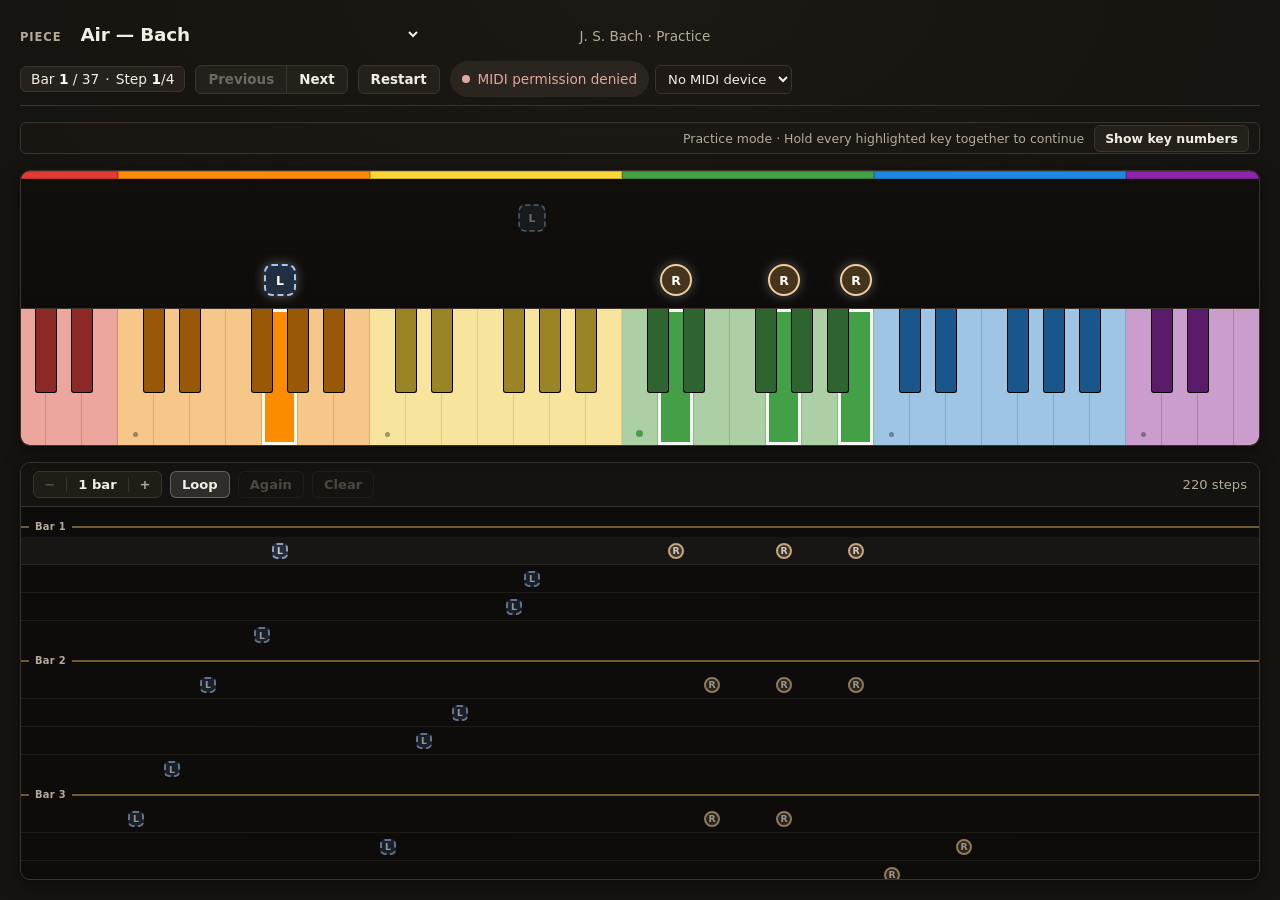
<file: index.html>
<!DOCTYPE html>
<html lang="en">
<head>
  <meta charset="utf-8">
  <meta name="viewport" content="width=device-width, initial-scale=1, viewport-fit=cover">
  <title>Practice</title>
  <link rel="stylesheet" href="styles.css">
</head>
<body class="visual-page">
  <div class="visual-wrap">
    <header class="visual-header">
      <div class="header-left">
        <h1 class="sr-only" id="page-title">Practice</h1>
        <div class="piece-picker">
          <label for="piece-select" class="piece-picker-label">Piece</label>
          <select id="piece-select" class="piece-select" aria-label="Choose a piece to practice"></select>
        </div>
        <span class="page-subtitle" id="page-subtitle"></span>
      </div>

      <div class="header-controls">
        <div class="bar-step-badge" aria-live="polite">
          <span>Bar <strong id="bar-num">1</strong> / <span id="bar-total">–</span></span>
          <span>·</span>
          <span>Step <strong id="step-num">1</strong>/<span id="step-total">4</span></span>
        </div>

        <div class="step-btn-group" role="group" aria-label="Step navigation">
          <button type="button" class="step-btn" id="btn-prev" title="Previous event (Left Arrow or P)">Previous</button>
          <button type="button" class="step-btn" id="btn-next" title="Next event (Space, Right Arrow, or N)">Next</button>
        </div>

        <button type="button" class="step-btn" id="btn-reset" title="Start over at Bar 1">Restart</button>

        <div class="midi-select-wrap">
          <span class="midi-chip" id="midi-chip">MIDI…</span>
          <select id="midi-select" class="midi-select" aria-label="MIDI input device">
            <option value="">No MIDI device</option>
          </select>
        </div>
      </div>
    </header>

    <div class="movement-row" id="movement-row" aria-live="polite">
      <div class="movement-cues" id="movement-cues">
        <!-- Visual indicators per hand injected dynamically -->
      </div>
      <div class="mode-indicator">
        <span id="mode-copy">Practice mode · Hold every highlighted key together to continue</span>
        <button type="button" class="key-num-toggle" id="btn-key-numbers" aria-pressed="false" title="Show piano key numbers 1–88">
          Show key numbers
        </button>
      </div>
    </div>

    <main class="local-stage" aria-label="Local keyboard playing area">
      <div class="local-piano-scroll" id="piano-scroll">
        <div class="local-stage-inner" id="local-stage-inner">
          <div class="local-landmark-strip" id="landmark-strip">
            <!-- Color segments matching displayed regions -->
          </div>

          <div class="note-lane" id="note-lane">
            <!-- Current and upcoming note targets generated dynamically -->
          </div>

          <div class="local-piano" id="local-piano" role="img" aria-label="Interactive piano keyboard">
            <!-- White and black keys generated dynamically -->
          </div>
        </div>
      </div>
    </main>

    <section class="phrase-panel" id="phrase-panel" aria-label="Upcoming phrase">
      <div class="phrase-toolbar">
        <div class="phrase-bar-stepper" role="group" aria-label="Bars to loop">
          <button type="button" class="phrase-btn" id="btn-loop-minus" aria-label="Fewer bars">−</button>
          <span class="phrase-bar-count" id="loop-bar-count">1 bar</span>
          <button type="button" class="phrase-btn" id="btn-loop-plus" aria-label="More bars">+</button>
        </div>
        <button type="button" class="phrase-btn phrase-btn-primary" id="btn-loop-these">Loop</button>
        <button type="button" class="phrase-btn" id="btn-loop-again" disabled>Again</button>
        <button type="button" class="phrase-btn" id="btn-loop-clear" disabled>Clear</button>
        <span class="phrase-status" id="phrase-status" aria-live="polite">Upcoming</span>
      </div>
      <div class="phrase-scroll" id="phrase-scroll">
        <div class="phrase-inner" id="phrase-inner" role="listbox" aria-label="Bars and steps" aria-multiselectable="false"></div>
      </div>
    </section>
  </div>

  <script src="region-helpers.js"></script>
  <script src="app.js"></script>
</body>
</html>
</file>
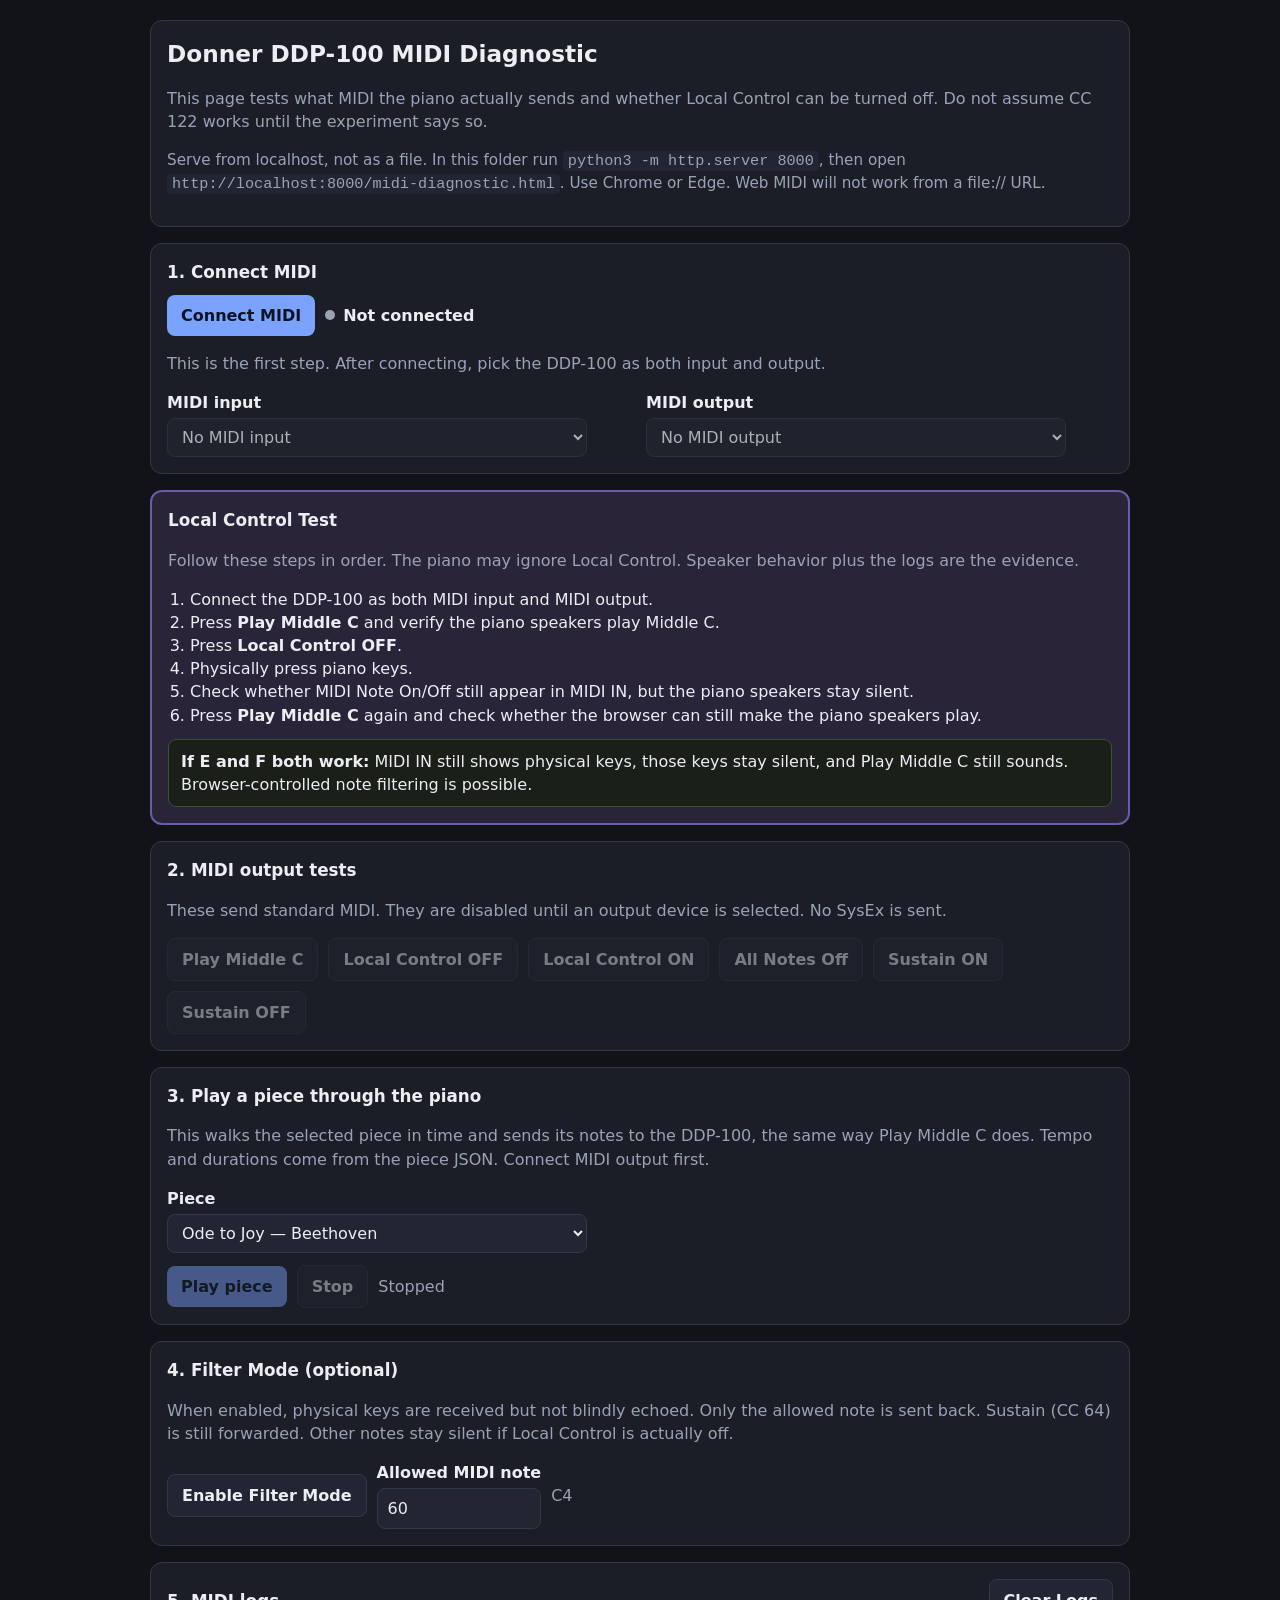
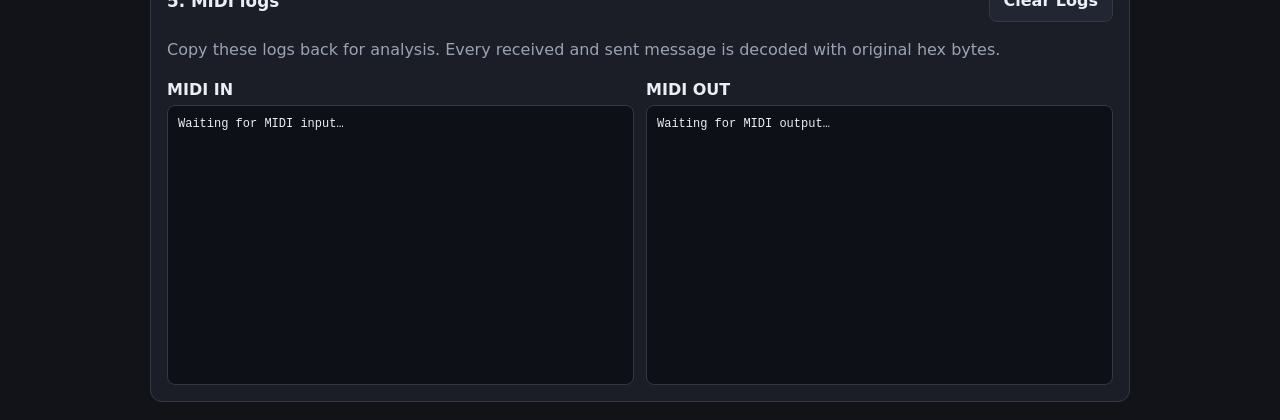
<file: midi-diagnostic.html>
<!DOCTYPE html>
<html lang="en">
<head>
  <meta charset="utf-8">
  <meta name="viewport" content="width=device-width, initial-scale=1">
  <title>DDP-100 MIDI Diagnostic</title>
  <style>
    :root {
      --bg: #111318;
      --panel: #1b1e27;
      --panel-2: #222632;
      --border: #333847;
      --text: #eceef4;
      --muted: #9aa3b5;
      --accent: #7aa2ff;
      --ok: #5bd38a;
      --warn: #e6c15a;
      --err: #f07178;
      --focus: #9ec1ff;
      --local: #2a2438;
      --local-border: #6b5ca5;
    }

    * { box-sizing: border-box; }

    html, body {
      margin: 0;
      padding: 0;
      background: var(--bg);
      color: var(--text);
      font: 16px/1.45 system-ui, -apple-system, Segoe UI, sans-serif;
    }

    body { padding: 20px; }

    .wrap {
      max-width: 980px;
      margin: 0 auto;
      display: grid;
      gap: 16px;
    }

    h1 {
      margin: 0 0 6px;
      font-size: 1.45rem;
    }

    h2 {
      margin: 0 0 10px;
      font-size: 1.05rem;
    }

    p, li { color: var(--text); }
    .muted { color: var(--muted); }

    .panel {
      background: var(--panel);
      border: 1px solid var(--border);
      border-radius: 12px;
      padding: 16px;
    }

    .row {
      display: flex;
      flex-wrap: wrap;
      gap: 10px;
      align-items: center;
    }

    .status {
      display: inline-flex;
      align-items: center;
      gap: 8px;
      font-weight: 600;
    }

    .dot {
      width: 10px;
      height: 10px;
      border-radius: 50%;
      background: var(--muted);
    }

    .status.idle .dot { background: var(--muted); }
    .status.pending .dot { background: var(--warn); }
    .status.ok .dot { background: var(--ok); }
    .status.warn .dot { background: var(--warn); }
    .status.err .dot { background: var(--err); }

    label { display: block; font-weight: 600; margin-bottom: 4px; }

    select, input[type="number"] {
      width: 100%;
      max-width: 420px;
      background: var(--panel-2);
      color: var(--text);
      border: 1px solid var(--border);
      border-radius: 8px;
      padding: 8px 10px;
      font: inherit;
    }

    button {
      background: var(--accent);
      color: #0b1220;
      border: 0;
      border-radius: 8px;
      padding: 9px 14px;
      font: inherit;
      font-weight: 700;
      cursor: pointer;
    }

    button.secondary {
      background: var(--panel-2);
      color: var(--text);
      border: 1px solid var(--border);
    }

    button:disabled {
      opacity: 0.45;
      cursor: not-allowed;
    }

    button:focus-visible,
    select:focus-visible,
    input:focus-visible {
      outline: 3px solid var(--focus);
      outline-offset: 2px;
    }

    .grid-2 {
      display: grid;
      grid-template-columns: 1fr 1fr;
      gap: 12px;
    }

    .local-card {
      background: var(--local);
      border: 2px solid var(--local-border);
    }

    .local-card ol {
      margin: 8px 0 0;
      padding-left: 22px;
    }

    .result {
      margin-top: 12px;
      padding: 10px 12px;
      border-radius: 8px;
      background: #1a1f18;
      border: 1px solid #35543c;
    }

    .logs {
      display: grid;
      grid-template-columns: 1fr 1fr;
      gap: 12px;
    }

    pre {
      margin: 0;
      min-height: 280px;
      max-height: 420px;
      overflow: auto;
      background: #0d1016;
      border: 1px solid var(--border);
      border-radius: 8px;
      padding: 10px;
      font: 12px/1.4 ui-monospace, SFMono-Regular, Menlo, monospace;
      white-space: pre-wrap;
      word-break: break-word;
    }

    .howto {
      font-size: 0.95rem;
    }

    .howto code {
      background: var(--panel-2);
      padding: 1px 5px;
      border-radius: 4px;
    }

    @media (max-width: 760px) {
      .grid-2, .logs { grid-template-columns: 1fr; }
    }

    @media (prefers-reduced-motion: reduce) {
      * { transition: none !important; }
    }
  </style>
</head>
<body>
  <main class="wrap">
    <header class="panel">
      <h1>Donner DDP-100 MIDI Diagnostic</h1>
      <p class="muted">This page tests what MIDI the piano actually sends and whether Local Control can be turned off. Do not assume CC 122 works until the experiment says so.</p>
      <p class="howto muted">Serve from localhost, not as a file. In this folder run <code>python3 -m http.server 8000</code>, then open <code>http://localhost:8000/midi-diagnostic.html</code>. Use Chrome or Edge. Web MIDI will not work from a file:// URL.</p>
    </header>

    <section class="panel" aria-labelledby="connect-heading">
      <h2 id="connect-heading">1. Connect MIDI</h2>
      <div class="row">
        <button type="button" id="btn-connect">Connect MIDI</button>
        <div class="status idle" id="status"><span class="dot"></span><span id="status-text">Not connected</span></div>
      </div>
      <p class="muted" id="connect-hint">This is the first step. After connecting, pick the DDP-100 as both input and output.</p>
      <div class="grid-2" style="margin-top:12px">
        <div>
          <label for="midi-in">MIDI input</label>
          <select id="midi-in" disabled>
            <option value="">No MIDI input</option>
          </select>
        </div>
        <div>
          <label for="midi-out">MIDI output</label>
          <select id="midi-out" disabled>
            <option value="">No MIDI output</option>
          </select>
        </div>
      </div>
    </section>

    <section class="panel local-card" aria-labelledby="local-heading">
      <h2 id="local-heading">Local Control Test</h2>
      <p class="muted">Follow these steps in order. The piano may ignore Local Control. Speaker behavior plus the logs are the evidence.</p>
      <ol>
        <li>Connect the DDP-100 as both MIDI input and MIDI output.</li>
        <li>Press <strong>Play Middle C</strong> and verify the piano speakers play Middle C.</li>
        <li>Press <strong>Local Control OFF</strong>.</li>
        <li>Physically press piano keys.</li>
        <li>Check whether MIDI Note On/Off still appear in MIDI IN, but the piano speakers stay silent.</li>
        <li>Press <strong>Play Middle C</strong> again and check whether the browser can still make the piano speakers play.</li>
      </ol>
      <div class="result" id="filter-possible">
        <strong>If E and F both work:</strong> MIDI IN still shows physical keys, those keys stay silent, and Play Middle C still sounds. Browser-controlled note filtering is possible.
      </div>
    </section>

    <section class="panel" aria-labelledby="out-heading">
      <h2 id="out-heading">2. MIDI output tests</h2>
      <p class="muted">These send standard MIDI. They are disabled until an output device is selected. No SysEx is sent.</p>
      <div class="row">
        <button type="button" class="secondary" id="btn-middle-c" disabled>Play Middle C</button>
        <button type="button" class="secondary" id="btn-local-off" disabled>Local Control OFF</button>
        <button type="button" class="secondary" id="btn-local-on" disabled>Local Control ON</button>
        <button type="button" class="secondary" id="btn-all-off" disabled>All Notes Off</button>
        <button type="button" class="secondary" id="btn-sustain-on" disabled>Sustain ON</button>
        <button type="button" class="secondary" id="btn-sustain-off" disabled>Sustain OFF</button>
      </div>
    </section>

    <section class="panel" aria-labelledby="play-heading">
      <h2 id="play-heading">3. Play a piece through the piano</h2>
      <p class="muted">This walks the selected piece in time and sends its notes to the DDP-100, the same way Play Middle C does. Tempo and durations come from the piece JSON. Connect MIDI output first.</p>
      <div>
        <label for="piece-select">Piece</label>
        <select id="piece-select"></select>
      </div>
      <div class="row" style="margin-top:12px">
        <button type="button" id="btn-play-piece" disabled>Play piece</button>
        <button type="button" class="secondary" id="btn-stop-piece" disabled>Stop</button>
        <span class="muted" id="play-status" aria-live="polite">Stopped</span>
      </div>
    </section>

    <section class="panel" aria-labelledby="filter-heading">
      <h2 id="filter-heading">4. Filter Mode (optional)</h2>
      <p class="muted">When enabled, physical keys are received but not blindly echoed. Only the allowed note is sent back. Sustain (CC 64) is still forwarded. Other notes stay silent if Local Control is actually off.</p>
      <div class="row">
        <button type="button" class="secondary" id="btn-filter" aria-pressed="false">Enable Filter Mode</button>
        <div>
          <label for="allowed-note">Allowed MIDI note</label>
          <input id="allowed-note" type="number" min="0" max="127" value="60">
        </div>
        <span class="muted" id="allowed-note-name">C4</span>
      </div>
    </section>

    <section class="panel" aria-labelledby="logs-heading">
      <div class="row" style="justify-content:space-between">
        <h2 id="logs-heading" style="margin:0">5. MIDI logs</h2>
        <button type="button" class="secondary" id="btn-clear">Clear Logs</button>
      </div>
      <p class="muted">Copy these logs back for analysis. Every received and sent message is decoded with original hex bytes.</p>
      <div class="logs">
        <div>
          <label>MIDI IN</label>
          <pre id="log-in">Waiting for MIDI input…</pre>
        </div>
        <div>
          <label>MIDI OUT</label>
          <pre id="log-out">Waiting for MIDI output…</pre>
        </div>
      </div>
    </section>
  </main>

  <script>
    (function () {
      "use strict";

      const NOTE_NAMES = ["C", "C#", "D", "D#", "E", "F", "F#", "G", "G#", "A", "A#", "B"];
      const CC_NAMES = {
        64: "Sustain",
        66: "Sostenuto",
        67: "Soft",
        122: "Local Control",
        123: "All Notes Off"
      };
      const PIECES = [
        { id: "air_bach", src: "pieces/Air — Bach.json", label: "Air — Bach" },
        { id: "arabesque_debussy", src: "pieces/Arabesque — Debussy.json", label: "Arabesque — Debussy" },
        { id: "ave_maria_schubert", src: "pieces/Ave Maria — Schubert.json", label: "Ave Maria — Schubert" },
        { id: "canon_in_d_pachelbel", src: "pieces/Canon in D — Pachelbel.json", label: "Canon in D — Pachelbel" },
        { id: "clair_de_lune", src: "pieces/Clair de Lune — Debussy.json", label: "Clair de Lune — Debussy" },
        { id: "dance_of_the_sugar_plum_fairy_tchaikovsky", src: "pieces/Dance of the Sugar Plum Fairy — Tchaikovsky.json", label: "Dance of the Sugar Plum Fairy — Tchaikovsky" },
        { id: "flight_of_the_bumblebee_rimsky_korsakov", src: "pieces/Flight of the Bumblebee — Rimsky-Korsakov.json", label: "Flight of the Bumblebee — Rimsky-Korsakov" },
        { id: "fur_elise_beethoven", src: "pieces/Für Elise — Beethoven.json", label: "Für Elise — Beethoven" },
        { id: "gymnopedie_satie", src: "pieces/Gymnopédie — Satie.json", label: "Gymnopédie — Satie" },
        { id: "maple_leaf_rag_scott_joplin", src: "pieces/Maple Leaf Rag — Scott Joplin.json", label: "Maple Leaf Rag — Scott Joplin" },
        { id: "moonlight", src: "pieces/Moonlight Sonata — Beethoven.json", label: "Moonlight Sonata — Beethoven" },
        { id: "nocturne_no_20_chopin", src: "pieces/Nocturne No. 20 — Chopin.json", label: "Nocturne No. 20 — Chopin" },
        { id: "nocturne_op_9_chopin", src: "pieces/Nocturne Op. 9 — Chopin.json", label: "Nocturne Op. 9 — Chopin" },
        { id: "ode_to_joy_beethoven", src: "pieces/Ode to Joy — Beethoven.json", label: "Ode to Joy — Beethoven" },
        { id: "prelude_bach", src: "pieces/Prelude — Bach.json", label: "Prelude — Bach" },
        { id: "the_entertainer_scott_joplin", src: "pieces/The Entertainer — Scott Joplin.json", label: "The Entertainer — Scott Joplin" },
        { id: "toccata_and_fugue_bach", src: "pieces/Toccata and Fugue — Bach.json", label: "Toccata and Fugue — Bach" },
        { id: "turkish_march_mozart", src: "pieces/Turkish March — Mozart.json", label: "Turkish March — Mozart" },
        { id: "waltz_chopin", src: "pieces/Waltz – Chopin.json", label: "Waltz – Chopin" }
      ];
      const pieceCache = Object.create(null);

      const state = {
        access: null,
        input: null,
        output: null,
        filterMode: false,
        forwardedNotes: new Set(),
        inLines: [],
        outLines: [],
        playback: {
          playing: false,
          events: [],
          index: 0,
          startAt: 0,
          raf: 0,
          label: "",
          sounding: new Map(),
          lastBar: 0,
          loading: false
        }
      };

      const els = {
        connect: document.getElementById("btn-connect"),
        status: document.getElementById("status"),
        statusText: document.getElementById("status-text"),
        midiIn: document.getElementById("midi-in"),
        midiOut: document.getElementById("midi-out"),
        middleC: document.getElementById("btn-middle-c"),
        localOff: document.getElementById("btn-local-off"),
        localOn: document.getElementById("btn-local-on"),
        allOff: document.getElementById("btn-all-off"),
        sustainOn: document.getElementById("btn-sustain-on"),
        sustainOff: document.getElementById("btn-sustain-off"),
        filter: document.getElementById("btn-filter"),
        allowedNote: document.getElementById("allowed-note"),
        allowedNoteName: document.getElementById("allowed-note-name"),
        pieceSelect: document.getElementById("piece-select"),
        playPiece: document.getElementById("btn-play-piece"),
        stopPiece: document.getElementById("btn-stop-piece"),
        playStatus: document.getElementById("play-status"),
        clear: document.getElementById("btn-clear"),
        logIn: document.getElementById("log-in"),
        logOut: document.getElementById("log-out")
      };

      function pad2(n) {
        return String(n).padStart(2, "0");
      }

      function timestamp() {
        const d = new Date();
        return pad2(d.getHours()) + ":" + pad2(d.getMinutes()) + ":" + pad2(d.getSeconds()) +
          "." + String(d.getMilliseconds()).padStart(3, "0");
      }

      function toHex(bytes) {
        return Array.from(bytes).map(function (b) {
          return b.toString(16).toUpperCase().padStart(2, "0");
        }).join(" ");
      }

      function noteName(note) {
        if (note < 0 || note > 127) return "?";
        const name = NOTE_NAMES[note % 12];
        const octave = Math.floor(note / 12) - 1;
        return name + octave;
      }

      function setStatus(kind, text) {
        els.status.className = "status " + kind;
        els.statusText.textContent = text;
      }

      function outputButtons() {
        return [els.middleC, els.localOff, els.localOn, els.allOff, els.sustainOn, els.sustainOff];
      }

      function setOutputEnabled(enabled) {
        outputButtons().forEach(function (btn) {
          btn.disabled = !enabled;
        });
        updatePlaybackButtons();
      }

      function updatePlaybackButtons() {
        const playing = state.playback.playing;
        els.playPiece.disabled = !state.output || playing;
        els.stopPiece.disabled = !playing;
      }

      function setPlayStatus(text) {
        els.playStatus.textContent = text;
      }

      function fillSelect(select, ports, emptyLabel) {
        const current = select.value;
        select.innerHTML = "";
        const list = Array.from(ports.values());
        if (!list.length) {
          const opt = document.createElement("option");
          opt.value = "";
          opt.textContent = emptyLabel;
          select.appendChild(opt);
          return;
        }
        list.forEach(function (port) {
          const opt = document.createElement("option");
          opt.value = port.id;
          opt.textContent = port.name || port.id;
          select.appendChild(opt);
        });
        if (current && ports.get(current)) select.value = current;
      }

      function preferPort(ports) {
        const list = Array.from(ports.values());
        if (!list.length) return null;
        const named = list.find(function (p) {
          return /donner|ddp|piano|keyboard|keys|digital/i.test(p.name || "");
        });
        return named || list[0];
      }

      function updateConnectionLabel() {
        const inName = state.input ? (state.input.name || state.input.id) : "none";
        const outName = state.output ? (state.output.name || state.output.id) : "none";
        if (!state.access) return;
        if (state.input && state.output) {
          setStatus("ok", "Connected · in: " + inName + " · out: " + outName);
        } else if (state.input || state.output) {
          setStatus("warn", "Partial · in: " + inName + " · out: " + outName);
        } else {
          setStatus("warn", "MIDI access granted, no devices selected");
        }
      }

      function bindInput(input) {
        if (state.input) state.input.onmidimessage = null;
        state.input = input || null;
        if (state.input) state.input.onmidimessage = onIncoming;
        updateConnectionLabel();
      }

      function bindOutput(output) {
        const next = output || null;
        if (state.playback.playing && (!next || (state.output && next.id !== state.output.id))) {
          stopPiecePlayback("stopped");
        }
        state.output = next;
        setOutputEnabled(!!state.output);
        updateConnectionLabel();
      }

      function refreshDevices() {
        if (!state.access) return;
        fillSelect(els.midiIn, state.access.inputs, "No MIDI input");
        fillSelect(els.midiOut, state.access.outputs, "No MIDI output");
        els.midiIn.disabled = false;
        els.midiOut.disabled = false;

        const inPref = (els.midiIn.value && state.access.inputs.get(els.midiIn.value))
          || preferPort(state.access.inputs);
        const outPref = (els.midiOut.value && state.access.outputs.get(els.midiOut.value))
          || preferPort(state.access.outputs);

        if (inPref) {
          els.midiIn.value = inPref.id;
          bindInput(inPref);
        } else {
          bindInput(null);
        }

        if (outPref) {
          els.midiOut.value = outPref.id;
          bindOutput(outPref);
        } else {
          bindOutput(null);
        }
      }

      function decode(bytes) {
        if (!bytes || !bytes.length) return "Empty MIDI message";
        const status = bytes[0];
        const type = status & 0xF0;
        const channel = (status & 0x0F) + 1;
        const d1 = bytes.length > 1 ? bytes[1] : 0;
        const d2 = bytes.length > 2 ? bytes[2] : 0;

        if (type === 0x80) {
          return "Note Off  note=" + d1 + " (" + noteName(d1) + ")  velocity=" + d2 + "  channel=" + channel;
        }
        if (type === 0x90) {
          if (d2 === 0) {
            return "Note Off  note=" + d1 + " (" + noteName(d1) + ")  velocity=0  channel=" + channel + "  [Note On with velocity 0]";
          }
          return "Note On  note=" + d1 + " (" + noteName(d1) + ")  velocity=" + d2 + "  channel=" + channel;
        }
        if (type === 0xB0) {
          const name = CC_NAMES[d1] ? " (" + CC_NAMES[d1] + ")" : "";
          return "Control Change  CC=" + d1 + name + "  value=" + d2 + "  channel=" + channel;
        }
        if (type === 0xC0) {
          return "Program Change  program=" + d1 + "  channel=" + channel;
        }
        if (type === 0xE0) {
          const bend = (d2 << 7) | d1;
          const signed = bend - 8192;
          return "Pitch Bend  value=" + bend + "  signed=" + signed + "  channel=" + channel;
        }
        return "Unrecognized status=" + status + "  channel=" + channel;
      }

      function logLine(target, bytes, extra) {
        const line = timestamp() + "  [" + toHex(bytes) + "]  " + decode(bytes) + (extra ? "  " + extra : "");
        const arr = target === "in" ? state.inLines : state.outLines;
        const pre = target === "in" ? els.logIn : els.logOut;
        arr.push(line);
        pre.textContent = arr.join("\n");
        pre.scrollTop = pre.scrollHeight;
      }

      function logText(target, text) {
        const line = timestamp() + "  " + text;
        const arr = target === "in" ? state.inLines : state.outLines;
        const pre = target === "in" ? els.logIn : els.logOut;
        arr.push(line);
        pre.textContent = arr.join("\n");
        pre.scrollTop = pre.scrollHeight;
      }

      function send(bytes, extra, quiet) {
        if (!state.output) {
          if (!quiet) {
            logLine("out", bytes, extra ? extra + "  [NOT SENT: no MIDI output selected]" : "[NOT SENT: no MIDI output selected]");
          }
          return false;
        }
        try {
          state.output.send(bytes);
          if (!quiet) logLine("out", bytes, extra || "");
          return true;
        } catch (err) {
          logLine("out", bytes, "[SEND FAILED: " + (err && err.message ? err.message : String(err)) + "]");
          return false;
        }
      }

      function isNoteOn(bytes) {
        return (bytes[0] & 0xF0) === 0x90 && bytes.length > 2 && bytes[2] > 0;
      }

      function isNoteOff(bytes) {
        const type = bytes[0] & 0xF0;
        return type === 0x80 || (type === 0x90 && bytes.length > 2 && bytes[2] === 0);
      }

      function isSustain(bytes) {
        return (bytes[0] & 0xF0) === 0xB0 && bytes[1] === 64;
      }

      function allowedNote() {
        const n = Number(els.allowedNote.value);
        if (!Number.isFinite(n)) return 60;
        return Math.max(0, Math.min(127, Math.round(n)));
      }

      function onIncoming(event) {
        const bytes = Array.from(event.data || []);
        if (!bytes.length) return;
        logLine("in", bytes);

        if (!state.filterMode) return;

        if (isSustain(bytes)) {
          send(bytes, "[Filter Mode: forwarded sustain]");
          return;
        }

        const note = bytes.length > 1 ? bytes[1] : -1;
        if (isNoteOn(bytes)) {
          if (note === allowedNote()) {
            state.forwardedNotes.add(note);
            send(bytes, "[Filter Mode: allowed note forwarded]");
          } else {
            logLine("out", bytes, "[Filter Mode: blocked Note On, not sent]");
          }
          return;
        }

        if (isNoteOff(bytes)) {
          if (state.forwardedNotes.has(note)) {
            state.forwardedNotes.delete(note);
            send(bytes, "[Filter Mode: matching Note Off forwarded]");
          } else {
            logLine("out", bytes, "[Filter Mode: blocked Note Off, not sent]");
          }
        }
      }

      async function connect() {
        if (!navigator.requestMIDIAccess) {
          setStatus("err", "Web MIDI is not supported in this browser");
          return;
        }
        setStatus("pending", "Requesting MIDI access…");
        try {
          state.access = await navigator.requestMIDIAccess({ sysex: false });
          state.access.onstatechange = refreshDevices;
          refreshDevices();
          if (!state.input && !state.output) {
            setStatus("warn", "MIDI access granted, but no devices were found");
          }
        } catch (err) {
          setStatus("err", "MIDI permission denied or failed");
        }
      }

      function playMiddleC() {
        send([0x90, 60, 100], "[Play Middle C Note On]");
        window.setTimeout(function () {
          send([0x80, 60, 0], "[Play Middle C Note Off]");
        }, 500);
      }

      function allNotesOff() {
        for (var ch = 0; ch < 16; ch++) {
          send([0xB0 + ch, 123, 0], "[All Notes Off channel " + (ch + 1) + "]");
        }
      }

      function toggleFilter() {
        state.filterMode = !state.filterMode;
        if (!state.filterMode) state.forwardedNotes.clear();
        els.filter.setAttribute("aria-pressed", String(state.filterMode));
        els.filter.textContent = state.filterMode ? "Disable Filter Mode" : "Enable Filter Mode";
      }

      function pianoKeyToMidi(key) {
        const n = Math.round(Number(key));
        if (!Number.isFinite(n) || n < 1 || n > 88) return null;
        return n + 20;
      }

      function pushTimed(list, time, type, midi, bar) {
        if (typeof midi !== "number" || midi < 0 || midi > 127) return;
        list.push({ time: Math.max(0, time), type: type, midi: midi, bar: bar || 0 });
      }

      function buildScheduleFromSemantic(piece) {
        const semantic = piece.semantic;
        if (!semantic || !semantic.measures || !semantic.measures.length) return null;
        const bpm = (semantic.metadata && semantic.metadata.tempoBpm) || piece.tempo || 120;
        const division = semantic.division || 480;
        const msPerTick = (60000 / bpm) / division;
        const events = [];
        semantic.measures.forEach(function (measure) {
          (measure.events || []).forEach(function (ev) {
            if (ev.type !== "chord" || !ev.notes) return;
            const start = (ev.tick || 0) * msPerTick;
            const end = start + (ev.durationTicks || 0) * msPerTick;
            ev.notes.forEach(function (note) {
              const fromPrev = note.tie && note.tie.fromPrevious;
              const toNext = note.tie && note.tie.toNext;
              if (!fromPrev) pushTimed(events, start, "on", note.midi, measure.number);
              if (!toNext) pushTimed(events, end, "off", note.midi, measure.number);
            });
          });
        });
        if (!events.length) return null;
        events.sort(function (a, b) {
          if (a.time !== b.time) return a.time - b.time;
          if (a.type === b.type) return a.midi - b.midi;
          return a.type === "off" ? -1 : 1;
        });
        return { events: events, bpm: bpm, noteOns: events.filter(function (e) { return e.type === "on"; }).length };
      }

      function buildScheduleFromBars(piece) {
        const bpm = piece.tempo || 120;
        const msPerBeat = 60000 / bpm;
        const events = [];
        let t = 0;
        (piece.bars || []).forEach(function (bar) {
          (bar.events || []).forEach(function (ev) {
            const width = (ev.w || 1) * msPerBeat;
            if (!ev.rest) {
              (ev.L || []).forEach(function (key) {
                const midi = pianoKeyToMidi(key);
                pushTimed(events, t, "on", midi, bar.n);
                pushTimed(events, t + (ev.Ld || ev.w || 1) * msPerBeat, "off", midi, bar.n);
              });
              (ev.R || []).forEach(function (key) {
                const midi = pianoKeyToMidi(key);
                pushTimed(events, t, "on", midi, bar.n);
                pushTimed(events, t + (ev.Rd || ev.w || 1) * msPerBeat, "off", midi, bar.n);
              });
            }
            t += width;
          });
        });
        events.sort(function (a, b) {
          if (a.time !== b.time) return a.time - b.time;
          if (a.type === b.type) return a.midi - b.midi;
          return a.type === "off" ? -1 : 1;
        });
        return { events: events, bpm: bpm, noteOns: events.filter(function (e) { return e.type === "on"; }).length };
      }

      function buildSchedule(piece) {
        return buildScheduleFromSemantic(piece) || buildScheduleFromBars(piece);
      }

      async function loadPiece(src) {
        if (pieceCache[src]) return pieceCache[src];
        const res = await fetch(encodeURI(src));
        if (!res.ok) throw new Error("Could not load " + src + " (" + res.status + ")");
        const piece = await res.json();
        pieceCache[src] = piece;
        return piece;
      }

      function silencePlaybackNotes() {
        state.playback.sounding.forEach(function (_count, midi) {
          send([0x80, midi, 0], "", true);
        });
        state.playback.sounding.clear();
        if (state.output) {
          for (var ch = 0; ch < 16; ch++) {
            send([0xB0 + ch, 123, 0], "", true);
          }
        }
      }

      function stopPiecePlayback(reason) {
        if (state.playback.raf) {
          window.cancelAnimationFrame(state.playback.raf);
          state.playback.raf = 0;
        }
        const wasPlaying = state.playback.playing;
        state.playback.playing = false;
        state.playback.index = 0;
        silencePlaybackNotes();
        updatePlaybackButtons();
        if (wasPlaying) {
          const label = state.playback.label || "piece";
          setPlayStatus(reason === "finished" ? "Finished " + label : "Stopped");
          logText("out", "[Playback] " + (reason === "finished" ? "finished" : "stopped") + " " + label);
        } else {
          setPlayStatus("Stopped");
        }
      }

      function tickPlayback() {
        if (!state.playback.playing) return;
        const elapsed = performance.now() - state.playback.startAt;
        const events = state.playback.events;
        while (state.playback.index < events.length && events[state.playback.index].time <= elapsed + 2) {
          const ev = events[state.playback.index++];
          if (ev.type === "on") {
            const held = (state.playback.sounding.get(ev.midi) || 0) + 1;
            state.playback.sounding.set(ev.midi, held);
            if (held === 1) send([0x90, ev.midi, 100], "", true);
          } else {
            const held = (state.playback.sounding.get(ev.midi) || 0) - 1;
            if (held <= 0) {
              state.playback.sounding.delete(ev.midi);
              send([0x80, ev.midi, 0], "", true);
            } else {
              state.playback.sounding.set(ev.midi, held);
            }
          }
          if (ev.bar && ev.bar !== state.playback.lastBar) {
            state.playback.lastBar = ev.bar;
            setPlayStatus("Playing " + state.playback.label + " · bar " + ev.bar);
          }
        }
        if (state.playback.index >= events.length) {
          stopPiecePlayback("finished");
          return;
        }
        state.playback.raf = window.requestAnimationFrame(tickPlayback);
      }

      async function playSelectedPiece() {
        if (!state.output) {
          setPlayStatus("Select a MIDI output first");
          return;
        }
        if (state.playback.playing || state.playback.loading) return;
        const meta = PIECES.find(function (p) { return p.id === els.pieceSelect.value; }) || PIECES[0];
        state.playback.loading = true;
        els.playPiece.disabled = true;
        setPlayStatus("Loading " + meta.label + "…");
        try {
          const piece = await loadPiece(meta.src);
          const schedule = buildSchedule(piece);
          if (!schedule || !schedule.events.length) {
            setPlayStatus("No playable notes in " + meta.label);
            return;
          }
          state.playback.label = meta.label;
          state.playback.events = schedule.events;
          state.playback.index = 0;
          state.playback.lastBar = 0;
          state.playback.startAt = performance.now();
          state.playback.playing = true;
          updatePlaybackButtons();
          setPlayStatus("Playing " + meta.label);
          logText("out", "[Playback] started " + meta.label + "  tempo=" + schedule.bpm + "  noteOns=" + schedule.noteOns);
          tickPlayback();
        } catch (err) {
          setPlayStatus("Could not load piece");
          logText("out", "[Playback] load failed: " + (err && err.message ? err.message : String(err)));
        } finally {
          state.playback.loading = false;
          updatePlaybackButtons();
        }
      }

      function fillPieceSelect() {
        els.pieceSelect.innerHTML = "";
        PIECES.forEach(function (piece) {
          const opt = document.createElement("option");
          opt.value = piece.id;
          opt.textContent = piece.label;
          els.pieceSelect.appendChild(opt);
        });
        els.pieceSelect.value = "ode_to_joy_beethoven";
      }

      els.connect.addEventListener("click", connect);
      els.midiIn.addEventListener("change", function () {
        if (!state.access) return;
        bindInput(state.access.inputs.get(els.midiIn.value) || null);
      });
      els.midiOut.addEventListener("change", function () {
        if (!state.access) return;
        bindOutput(state.access.outputs.get(els.midiOut.value) || null);
      });
      els.middleC.addEventListener("click", playMiddleC);
      els.localOff.addEventListener("click", function () {
        send([0xB0, 122, 0], "[Local Control OFF — piano may ignore this]");
      });
      els.localOn.addEventListener("click", function () {
        send([0xB0, 122, 127], "[Local Control ON — piano may ignore this]");
      });
      els.allOff.addEventListener("click", allNotesOff);
      els.sustainOn.addEventListener("click", function () {
        send([0xB0, 64, 127], "[Sustain ON]");
      });
      els.sustainOff.addEventListener("click", function () {
        send([0xB0, 64, 0], "[Sustain OFF]");
      });
      els.filter.addEventListener("click", toggleFilter);
      els.allowedNote.addEventListener("input", function () {
        els.allowedNoteName.textContent = noteName(allowedNote());
      });
      els.playPiece.addEventListener("click", playSelectedPiece);
      els.stopPiece.addEventListener("click", function () {
        stopPiecePlayback("stopped");
      });
      els.clear.addEventListener("click", function () {
        state.inLines = [];
        state.outLines = [];
        els.logIn.textContent = "Logs cleared.";
        els.logOut.textContent = "Logs cleared.";
      });

      fillPieceSelect();
    })();
  </script>
</body>
</html>
</file>
<file: styles.css>
/* Clair de Lune Practice — wait-mode visual navigation */

:root {
  --bg: #161410;
  --ink: #f3eee4;
  --muted: #b4aa9a;
  --line: #3a342c;
  --primary: #f3eee4;
  --primary-ink: #161410;
  --quiet: #2a251e;
  --focus: #f0c36a;
  --ok: #c6e0b8;
  --warn: #e8c48a;
  --err: #e0a8a0;
  --reg-red: #E53935;
  --reg-orange: #FB8C00;
  --reg-yellow: #FDD835;
  --reg-green: #43A047;
  --reg-blue: #1E88E5;
  --reg-violet: #8E24AA;
  --reg-pink: #D81B60;

  --hand-lh-border: #a8c4f0;
  --hand-lh-bg: rgba(60, 90, 130, 0.45);
  --hand-rh-border: #f0d0a0;
  --hand-rh-bg: rgba(140, 100, 50, 0.45);

  --satisfied-color: #81c784;
  --wrong-color: #e57373;
}

* { box-sizing: border-box; }

html,
body {
  margin: 0;
  height: 100%;
  overflow: hidden;
  background: var(--bg);
}

button {
  border: 0;
  color: inherit;
  font: inherit;
  cursor: pointer;
}

button:focus-visible,
select:focus-visible {
  outline: 3px solid var(--focus);
  outline-offset: 3px;
}

.muted { color: var(--muted); }

.midi-chip {
  display: inline-flex;
  align-items: center;
  gap: 8px;
  min-height: 36px;
  padding: 4px 12px;
  border-radius: 999px;
  background: var(--quiet);
  color: var(--muted);
  font-size: 0.85rem;
}

.midi-chip::before {
  content: "";
  width: 8px;
  height: 8px;
  border-radius: 50%;
  background: currentColor;
}

.midi-chip.is-ok { color: var(--ok); }
.midi-chip.is-warn { color: var(--warn); }
.midi-chip.is-err { color: var(--err); }

body.visual-page {
  display: flex;
  flex-direction: column;
  height: 100dvh;
  max-height: 100dvh;
  overflow: hidden;
  background:
    radial-gradient(ellipse 90% 60% at 50% 0%, #1c1813 0%, transparent 60%),
    var(--bg);
  color: var(--ink);
  font-family: "SF Pro Display", "Segoe UI", -apple-system, system-ui, sans-serif;
  user-select: none;
  -webkit-user-select: none;
}

.visual-wrap {
  width: 100%;
  margin: 0 auto;
  padding: clamp(12px, 2vw, 20px);
  display: flex;
  flex-direction: column;
  gap: 16px;
  flex: 1;
  min-height: 0;
}

/* Header & Minimal Controls */
.visual-header {
  display: flex;
  align-items: center;
  justify-content: space-between;
  gap: 12px;
  flex-wrap: wrap;
  padding-bottom: 8px;
  border-bottom: 1px solid var(--line);
}

.header-left {
  display: flex;
  align-items: baseline;
  gap: 12px;
  flex-wrap: wrap;
}

.page-title {
  margin: 0;
  font-size: 1.15rem;
  font-weight: 700;
  color: var(--ink);
  letter-spacing: -0.01em;
}

.page-subtitle {
  color: var(--muted);
  font-size: 0.85rem;
}

.sr-only {
  position: absolute;
  width: 1px;
  height: 1px;
  padding: 0;
  margin: -1px;
  overflow: hidden;
  clip: rect(0, 0, 0, 0);
  clip-path: inset(50%);
  white-space: nowrap;
  border: 0;
}

.piece-picker {
  display: inline-flex;
  align-items: baseline;
  gap: 8px;
  min-width: 0;
}

.piece-picker-label {
  color: var(--muted);
  font-size: 0.72rem;
  font-weight: 650;
  letter-spacing: 0.08em;
  text-transform: uppercase;
}

.piece-select {
  background: transparent;
  color: var(--ink);
  border: 1px solid transparent;
  border-radius: 6px;
  margin: 0;
  padding: 2px 6px;
  font-size: 1.15rem;
  font-weight: 700;
  font-family: inherit;
  letter-spacing: -0.01em;
  width: max-content;
  max-width: min(100%, 22rem);
  outline: none;
  cursor: pointer;
}

.piece-select:hover {
  border-color: var(--line);
  background: rgba(42, 37, 30, 0.55);
}

.piece-select:focus-visible {
  border-color: var(--focus);
}

.header-controls {
  display: flex;
  align-items: center;
  gap: 10px;
  flex-wrap: wrap;
}

.bar-step-badge {
  display: inline-flex;
  align-items: center;
  gap: 6px;
  background: rgba(42, 37, 30, 0.8);
  border: 1px solid var(--line);
  border-radius: 6px;
  padding: 4px 10px;
  font-size: 0.86rem;
  font-variant-numeric: tabular-nums;
  color: var(--ink);
}

.bar-step-badge strong {
  color: #fff;
}

.step-btn-group {
  display: inline-flex;
  align-items: center;
  border: 1px solid var(--line);
  border-radius: 6px;
  overflow: hidden;
  background: rgba(42, 37, 30, 0.7);
}

.step-btn {
  background: transparent;
  color: var(--ink);
  border: 0;
  padding: 6px 12px;
  font-size: 0.84rem;
  font-weight: 600;
  cursor: pointer;
  transition: background 0.15s ease;
}

.header-controls > .step-btn {
  border: 1px solid var(--line);
  border-radius: 6px;
  background: rgba(42, 37, 30, 0.7);
}

.step-btn:hover:not(:disabled) {
  background: rgba(255, 255, 255, 0.1);
}

.step-btn:disabled {
  opacity: 0.35;
  cursor: default;
}

.step-btn + .step-btn {
  border-left: 1px solid var(--line);
}

.midi-select-wrap {
  display: inline-flex;
  align-items: center;
  gap: 6px;
}

.midi-select {
  background: rgba(30, 26, 20, 0.9);
  color: var(--ink);
  border: 1px solid var(--line);
  border-radius: 6px;
  padding: 5px 8px;
  font-size: 0.82rem;
  font-family: inherit;
  outline: none;
  cursor: pointer;
  max-width: 170px;
}

.midi-select:focus-visible {
  border-color: var(--focus);
}

/* 88-Key Region Minimap */
.minimap-section {
  display: flex;
  flex-direction: column;
  gap: 6px;
}

.minimap-caption {
  font-size: 0.72rem;
  text-transform: uppercase;
  letter-spacing: 0.08em;
  color: var(--muted);
  font-weight: 650;
  display: flex;
  justify-content: space-between;
}

.minimap-container {
  display: grid;
  grid-template-columns: repeat(7, 1fr);
  gap: 4px;
  background: #0d0c0a;
  padding: 4px;
  border: 1px solid var(--line);
  border-radius: 8px;
}

.minimap-cell {
  position: relative;
  display: flex;
  flex-direction: column;
  align-items: center;
  justify-content: center;
  min-height: 48px;
  border-radius: 5px;
  background: var(--cell-color, #333);
  color: var(--cell-ink, #fff);
  padding: 4px 2px;
  box-shadow: inset 0 0 0 1px rgba(0, 0, 0, 0.25);
  transition: transform 0.15s ease, box-shadow 0.15s ease;
}

.minimap-cell-name {
  font-size: 0.72rem;
  font-weight: 700;
  line-height: 1;
  text-shadow: 0 1px 2px rgba(0, 0, 0, 0.6);
}

.minimap-cell-keys {
  font-size: 0.62rem;
  opacity: 0.85;
  margin-top: 2px;
  line-height: 1;
  font-variant-numeric: tabular-nums;
  text-shadow: 0 1px 2px rgba(0, 0, 0, 0.6);
}

.minimap-badges {
  display: flex;
  align-items: center;
  gap: 3px;
  margin-top: 4px;
  min-height: 18px;
}

.hand-badge {
  display: inline-flex;
  align-items: center;
  justify-content: center;
  font-weight: 800;
  font-size: 0.68rem;
  line-height: 1;
  text-shadow: none;
}

.hand-badge-lh {
  width: 17px;
  height: 17px;
  border-radius: 4px;
  background: #111e30;
  color: #e2edff;
  border: 2px dashed #9bc0f5;
  box-shadow: 0 1px 3px rgba(0, 0, 0, 0.5);
}

.hand-badge-rh {
  width: 17px;
  height: 17px;
  border-radius: 50%;
  background: #302211;
  color: #fff2d9;
  border: 2px solid #f5cf9b;
  box-shadow: 0 1px 3px rgba(0, 0, 0, 0.5);
}

.minimap-cell.is-target {
  box-shadow: 0 0 0 2px #ffffff, 0 0 14px rgba(255, 255, 255, 0.65);
  transform: translateY(-2px);
  z-index: 2;
}

.minimap-target-cue {
  position: absolute;
  top: -7px;
  right: -4px;
  background: #ffffff;
  color: #111;
  font-size: 0.58rem;
  font-weight: 800;
  padding: 1px 4px;
  border-radius: 8px;
  line-height: 1;
  box-shadow: 0 1px 3px rgba(0,0,0,0.5);
}

/* Movement Cues Bar */
.movement-row {
  display: flex;
  align-items: center;
  gap: 12px;
  min-height: 32px;
  padding: 4px 10px;
  background: rgba(30, 26, 20, 0.4);
  border: 1px solid var(--line);
  border-radius: 6px;
  font-size: 0.82rem;
  color: var(--muted);
  justify-content: space-between;
}

.movement-cues {
  display: flex;
  align-items: center;
  gap: 14px;
  flex-wrap: wrap;
}

.cue-item {
  display: inline-flex;
  align-items: center;
  gap: 6px;
  font-weight: 600;
  color: var(--ink);
}

.cue-arrow {
  font-size: 0.95rem;
  font-weight: 800;
  color: #fff;
}

.cue-jump-tag {
  background: #e53935;
  color: #ffffff;
  font-size: 0.65rem;
  font-weight: 800;
  padding: 1px 6px;
  border-radius: 4px;
  text-transform: uppercase;
  letter-spacing: 0.05em;
  line-height: 1.3;
}

.cue-move-tag {
  background: rgba(255, 255, 255, 0.15);
  color: var(--ink);
  font-size: 0.68rem;
  font-weight: 700;
  padding: 1px 6px;
  border-radius: 4px;
}

.mode-indicator {
  display: inline-flex;
  align-items: center;
  gap: 10px;
  flex-wrap: wrap;
  font-size: 0.78rem;
  color: var(--muted);
}

.key-num-toggle {
  background: rgba(42, 37, 30, 0.7);
  color: var(--ink);
  border: 1px solid var(--line);
  border-radius: 6px;
  padding: 5px 10px;
  font-size: 0.78rem;
  font-weight: 650;
  cursor: pointer;
}

.key-num-toggle:hover {
  background: rgba(255, 255, 255, 0.1);
}

.key-num-toggle:focus-visible {
  outline: 2px solid var(--focus);
  outline-offset: 2px;
}

.key-num-toggle[aria-pressed="true"] {
  background: rgba(240, 195, 106, 0.18);
  border-color: var(--focus);
  color: #fff;
}

/* Primary Playing Area: Local Keyboard Stage */
.local-stage {
  position: relative;
  display: flex;
  flex-direction: column;
  flex-shrink: 0;
  background: #0d0c0a;
  border: 1px solid var(--line);
  border-radius: 10px;
  overflow: hidden;
  box-shadow: 0 6px 20px rgba(0, 0, 0, 0.4);
}

.local-piano-scroll {
  position: relative;
  width: 100%;
  overflow-x: auto;
  overflow-y: hidden;
  -webkit-overflow-scrolling: touch;
}

.local-stage-inner {
  display: flex;
  flex-direction: column;
  margin: 0 auto;
  width: max-content;
}

.local-landmark-strip {
  position: relative;
  height: 8px;
  width: 100%;
  background: #181512;
}

.landmark-segment {
  height: 100%;
  flex-shrink: 0;
  background: var(--seg-color);
  box-shadow: inset 0 0 0 1px rgba(0, 0, 0, 0.2);
}

/* Current + upcoming note targets (no timed highway) */
.note-lane {
  position: relative;
  height: 130px;
  width: 100%;
  background: linear-gradient(180deg, rgba(22, 19, 15, 0.4) 0%, rgba(13, 12, 10, 0.9) 100%);
  border-bottom: 1px solid var(--line);
  overflow: hidden;
}

.note-target {
  position: absolute;
  display: flex;
  flex-direction: column;
  align-items: center;
  justify-content: center;
  transform: translateX(-50%);
  transition: bottom 0.2s cubic-bezier(0.2, 0.8, 0.3, 1), opacity 0.2s ease, transform 0.15s ease;
}

.note-target.is-lh {
  width: 32px;
  height: 32px;
  border-radius: 8px;
  background: var(--hand-lh-bg);
  border: 2.5px dashed var(--hand-lh-border);
  color: #fff;
  font-size: 0.78rem;
  font-weight: 800;
}

.note-target.is-rh {
  width: 32px;
  height: 32px;
  border-radius: 50%;
  background: var(--hand-rh-bg);
  border: 2.5px solid var(--hand-rh-border);
  color: #fff;
  font-size: 0.78rem;
  font-weight: 800;
}

.note-target.is-current {
  bottom: 12px;
  opacity: 1;
  box-shadow: 0 0 12px rgba(255, 255, 255, 0.3);
  z-index: 5;
}

.note-target.is-upcoming {
  bottom: 74px;
  opacity: 0.38;
  filter: grayscale(20%);
  transform: translateX(-50%) scale(0.86);
  z-index: 3;
}

.note-target.is-satisfied {
  border-color: var(--satisfied-color) !important;
  background: rgba(129, 199, 132, 0.6) !important;
  color: #ffffff;
  box-shadow: 0 0 10px rgba(129, 199, 132, 0.7);
  transform: translateX(-50%) scale(1.06);
}

.note-target.is-satisfied::after {
  content: "✓";
  position: absolute;
  font-size: 0.85rem;
  font-weight: 900;
  color: #fff;
}

.note-target.is-satisfied span {
  display: none;
}

/* Local Piano Keyboard */
.local-piano {
  position: relative;
  display: flex;
  height: 136px;
  width: max-content;
  user-select: none;
  background: #080706;
}

.lpk {
  position: relative;
  flex: 0 0 auto;
  box-sizing: border-box;
  display: flex;
  flex-direction: column;
  align-items: center;
  justify-content: flex-end;
  cursor: pointer;
  font-variant-numeric: tabular-nums;
  transition: background 0.08s ease;
}

.lpk-w {
  width: 36px;
  height: 100%;
  background: color-mix(in srgb, var(--reg-color, #eee8dc) 40%, #f3eee4);
  color: #2a241c;
  border-right: 1px solid color-mix(in srgb, var(--reg-color, #cfc4b4) 45%, #cfc4b4);
  padding-bottom: 6px;
  z-index: 1;
  overflow: hidden;
}

.lpk-w:last-child {
  border-right: 0;
}

.lpk-b {
  position: absolute;
  top: 0;
  width: 22px;
  height: 62%;
  background: color-mix(in srgb, var(--reg-color, #191612) 58%, #111);
  color: #e8e0d4;
  border: 1px solid #000;
  border-top: 0;
  border-radius: 0 0 3px 3px;
  z-index: 2;
  padding-bottom: 4px;
}

.lpk-w.is-c::before {
  content: "";
  position: absolute;
  bottom: 8px;
  width: 5px;
  height: 5px;
  border-radius: 50%;
  background: rgba(0, 0, 0, 0.35);
}

.lpk-w.is-middle-c::before {
  background: var(--reg-green);
  width: 7px;
  height: 7px;
}

.lpk-num {
  display: none;
  font-size: 0.62rem;
  font-weight: 700;
  line-height: 1;
  pointer-events: none;
  font-variant-numeric: tabular-nums;
}

.lpk-b .lpk-num {
  font-size: 0.54rem;
}

body.show-key-numbers .lpk-num {
  display: block;
}

body.show-key-numbers .lpk-w.is-c::before {
  display: none;
}

.lpk.is-expected.is-c::before {
  background: rgba(255, 255, 255, 0.95);
}

.lpk.is-pressed.lpk-w {
  background: #b8ded6 !important;
  color: #0b1a16;
}

.lpk.is-pressed.lpk-b {
  background: #3a8c78 !important;
  color: #f0faf6;
}

.lpk.is-expected {
  background: var(--reg-color) !important;
  color: var(--reg-ink, #fff);
}

.lpk.is-expected.lpk-w {
  box-shadow: inset 0 0 0 3px rgba(255, 255, 255, 0.95);
}

.lpk.is-expected.lpk-b {
  z-index: 3;
  box-shadow:
    inset 0 10px 0 0 rgba(0, 0, 0, 0.28),
    inset 0 0 0 2px rgba(255, 255, 255, 0.9),
    0 0 0 2px var(--reg-color);
}

.lpk.is-wrong.lpk-w {
  background: #f8d7da !important;
}

.lpk.is-wrong.lpk-b {
  background: #842029 !important;
}

.rest-banner {
  position: absolute;
  top: 50%;
  left: 50%;
  transform: translate(-50%, -50%);
  display: flex;
  align-items: center;
  gap: 8px;
  background: rgba(30, 26, 20, 0.88);
  border: 1px solid var(--line);
  padding: 6px 14px;
  border-radius: 6px;
  color: var(--muted);
  font-size: 0.88rem;
  font-weight: 600;
}

/* Upcoming phrase strip (below the keyboard; does not restyle piano chrome) */
.phrase-panel {
  display: flex;
  flex-direction: column;
  flex: 1 1 auto;
  min-height: 0;
  background: #0d0c0a;
  border: 1px solid var(--line);
  border-radius: 10px;
  overflow: hidden;
  box-shadow: 0 6px 20px rgba(0, 0, 0, 0.4);
}

.phrase-toolbar {
  display: flex;
  align-items: center;
  gap: 8px;
  flex-wrap: wrap;
  flex-shrink: 0;
  padding: 8px 12px;
  border-bottom: 1px solid var(--line);
  background: rgba(22, 20, 16, 0.9);
}

.phrase-btn {
  background: transparent;
  color: var(--muted);
  border: 1px solid var(--line);
  border-radius: 6px;
  padding: 5px 11px;
  font-size: 0.82rem;
  font-weight: 600;
  cursor: pointer;
}

.phrase-btn:hover:not(:disabled) {
  background: rgba(255, 255, 255, 0.08);
  color: var(--ink);
}

.phrase-btn:disabled {
  opacity: 0.35;
  cursor: default;
}

.phrase-btn-primary {
  background: rgba(243, 238, 228, 0.12);
  color: var(--ink);
  border-color: rgba(243, 238, 228, 0.28);
}

.phrase-btn-primary:hover:not(:disabled) {
  background: rgba(243, 238, 228, 0.2);
}

.phrase-bar-stepper {
  display: inline-flex;
  align-items: center;
  border: 1px solid var(--line);
  border-radius: 6px;
  overflow: hidden;
  background: rgba(42, 37, 30, 0.55);
}

.phrase-bar-stepper .phrase-btn {
  border: 0;
  border-radius: 0;
  min-width: 32px;
  padding: 5px 8px;
}

.phrase-bar-stepper .phrase-btn + .phrase-btn {
  border-left: 0;
}

.phrase-bar-count {
  min-width: 4.8em;
  padding: 0 8px;
  text-align: center;
  color: var(--ink);
  font-size: 0.82rem;
  font-weight: 600;
  font-variant-numeric: tabular-nums;
  border-left: 1px solid var(--line);
  border-right: 1px solid var(--line);
}

.phrase-status {
  margin-left: auto;
  color: var(--muted);
  font-size: 0.82rem;
  font-variant-numeric: tabular-nums;
}

.phrase-scroll {
  position: relative;
  width: 100%;
  flex: 1 1 auto;
  min-height: 0;
  overflow-x: auto;
  overflow-y: auto;
  -webkit-overflow-scrolling: touch;
  scrollbar-width: thin;
}

.phrase-scroll::-webkit-scrollbar {
  width: 8px;
  height: 0;
}

.phrase-scroll::-webkit-scrollbar-thumb {
  background: rgba(243, 238, 228, 0.18);
  border-radius: 999px;
}

.phrase-inner {
  position: relative;
  display: flex;
  flex-direction: column;
  margin: 0 auto;
  min-height: 28px;
  padding-top: 8px;
  padding-bottom: 24px;
}

.phrase-empty {
  padding: 14px 12px;
  color: var(--muted);
  font-size: 0.82rem;
}

.phrase-row {
  position: relative;
  height: 28px;
  flex-shrink: 0;
  border-bottom: 1px solid rgba(58, 52, 44, 0.55);
  cursor: pointer;
}

.phrase-row:hover {
  background: rgba(255, 255, 255, 0.05);
}

.phrase-row:last-child,
.phrase-row.is-bar-end {
  border-bottom: 0;
}

.phrase-bar-break {
  position: relative;
  flex-shrink: 0;
  height: 22px;
  display: flex;
  align-items: center;
  cursor: pointer;
}

.phrase-bar-break::before {
  content: "";
  position: absolute;
  left: 0;
  right: 0;
  top: 50%;
  height: 2px;
  background: rgba(240, 195, 106, 0.42);
}

.phrase-bar-break-label {
  position: sticky;
  left: 8px;
  z-index: 1;
  width: max-content;
  padding: 0 6px;
  border-radius: 4px;
  background: #0d0c0a;
  color: var(--muted);
  font-size: 0.62rem;
  font-weight: 700;
  letter-spacing: 0.03em;
  font-variant-numeric: tabular-nums;
  pointer-events: none;
}

.phrase-row.is-past {
  opacity: 0.38;
}

.phrase-row.is-now {
  background: rgba(255, 255, 255, 0.045);
}

.phrase-row.is-now::before {
  content: "";
  position: absolute;
  left: 0;
  top: 4px;
  bottom: 4px;
  width: 3px;
  border-radius: 2px;
  background: var(--focus);
  opacity: 0.85;
}

.phrase-row.is-future {
  opacity: 0.72;
}

.phrase-row.is-outside {
  opacity: 0.2;
}

.phrase-row.is-in-selected-bar {
  background: rgba(240, 195, 106, 0.1);
  opacity: 1;
}

.phrase-row.is-selected {
  background: rgba(240, 195, 106, 0.22);
  box-shadow: inset 0 0 0 1px rgba(240, 195, 106, 0.7);
  opacity: 1;
}

.phrase-row.is-selected:hover,
.phrase-row.is-in-selected-bar:hover {
  background: rgba(240, 195, 106, 0.28);
}

.phrase-row:focus-visible,
.phrase-bar-break:focus-visible {
  outline: 2px solid var(--focus);
  outline-offset: -2px;
}

.phrase-bar-break.is-selected .phrase-bar-break-label {
  color: var(--focus);
  box-shadow: inset 0 0 0 1px rgba(240, 195, 106, 0.7);
}

.phrase-bar-break:hover .phrase-bar-break-label {
  color: var(--ink);
}

.phrase-hold {
  position: absolute;
  top: 0;
  bottom: 0;
  width: 6px;
  transform: translateX(-50%);
  border-radius: 999px;
  pointer-events: none;
}

.phrase-hold.is-lh {
  background: var(--hand-lh-border);
  opacity: 0.38;
}

.phrase-hold.is-rh {
  background: var(--hand-rh-border);
  opacity: 0.38;
}

.phrase-mark {
  position: absolute;
  top: 50%;
  display: flex;
  align-items: center;
  justify-content: center;
  transform: translate(-50%, -50%);
  color: #fff;
  font-size: 0.58rem;
  font-weight: 800;
  pointer-events: none;
}

.phrase-mark.is-lh {
  width: 16px;
  height: 16px;
  border-radius: 5px;
  background: var(--hand-lh-bg);
  border: 2px dashed var(--hand-lh-border);
}

.phrase-mark.is-rh {
  width: 16px;
  height: 16px;
  border-radius: 50%;
  background: var(--hand-rh-bg);
  border: 2px solid var(--hand-rh-border);
}

.phrase-mark.is-head {
  opacity: 0.78;
}

.phrase-mark.is-hold {
  width: 10px;
  height: 10px;
  opacity: 0.32;
  font-size: 0;
}

@media (prefers-reduced-motion: reduce) {
  .minimap-cell,
  .note-target,
  .lpk,
  .phrase-mark,
  .phrase-hold {
    transition: none !important;
  }
  .minimap-cell.is-target {
    transform: none !important;
  }
}

@media (max-width: 640px) {
  .visual-wrap {
    padding: 10px;
    gap: 12px;
  }
  .visual-header {
    flex-direction: column;
    align-items: stretch;
  }
  .header-controls {
    justify-content: space-between;
  }
  .lpk-w {
    width: 32px;
  }
  .lpk-b {
    width: 20px;
  }
  .lpk-num {
    font-size: 0.55rem;
  }
  .lpk-b .lpk-num {
    font-size: 0.48rem;
  }
  .minimap-cell {
    min-height: 42px;
  }
  .phrase-row {
    height: 26px;
  }
}
</file>
